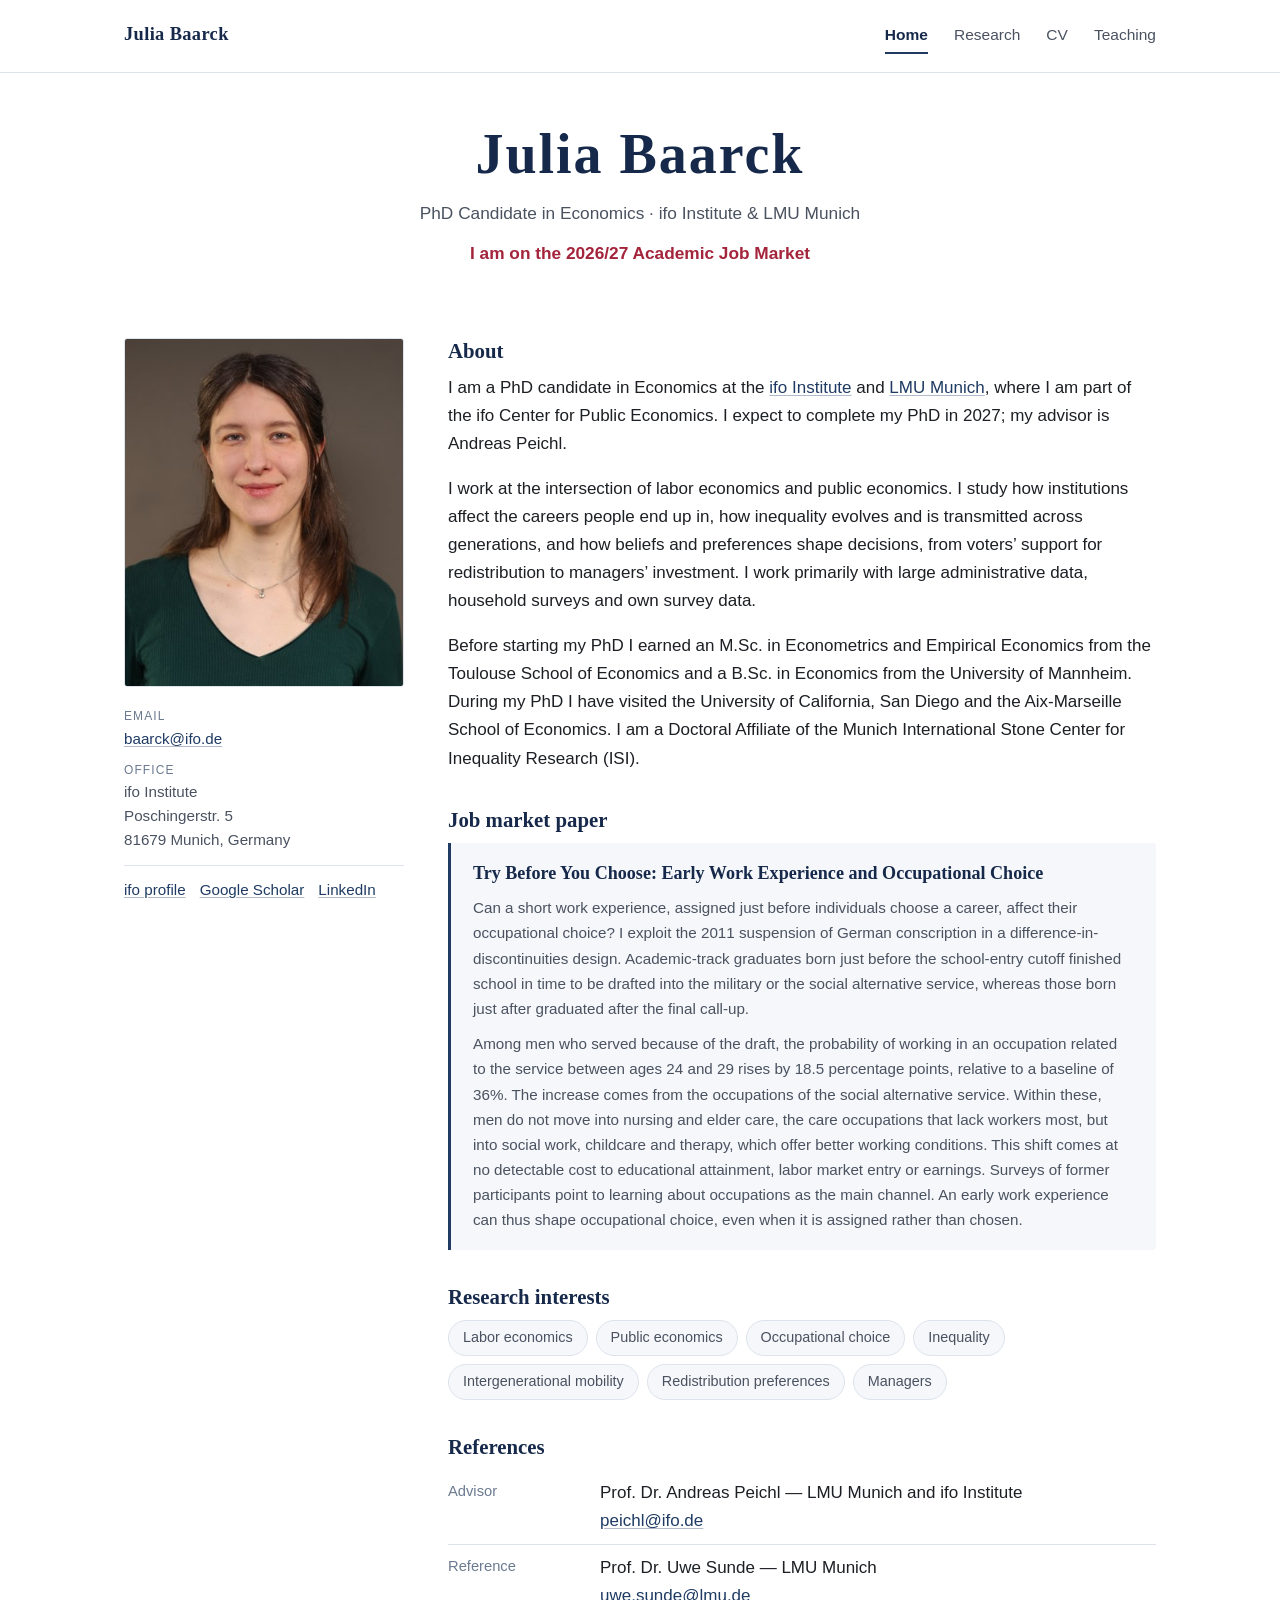
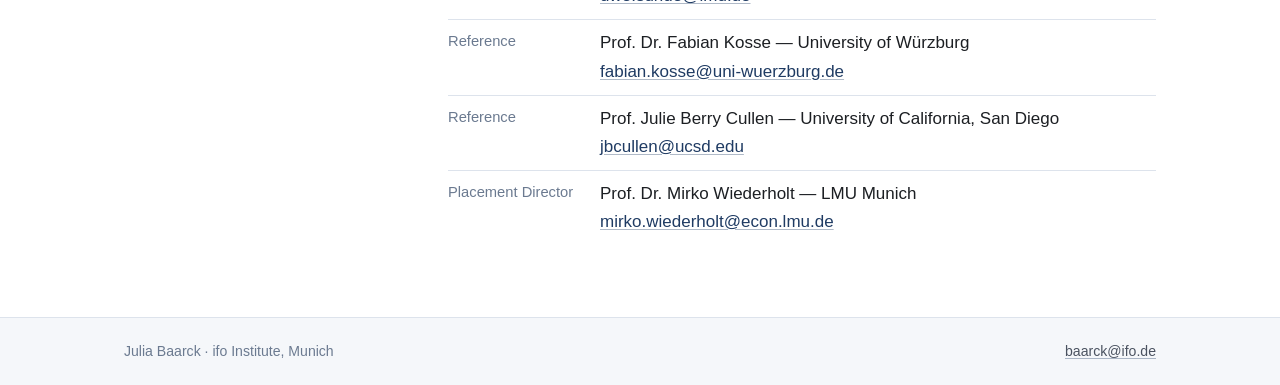
<file: index.html>
﻿<!DOCTYPE html>
<html lang="en">
<head>
<meta charset="utf-8">
<meta name="viewport" content="width=device-width, initial-scale=1">
<meta name="google-site-verification" content="G9lPtcSkA3HFC1b81AgLhTa5K02w3eay-UPARLHapBk">
<title>Julia Baarck | PhD Candidate in Economics, ifo Institute &amp; LMU Munich</title>
<meta name="description" content="Julia Baarck is a PhD candidate in economics at the ifo Institute and LMU Munich, working on public economics, labor economics, inequality and intergenerational mobility.">
<link rel="canonical" href="https://juliabaarck.github.io/">
<meta property="og:type" content="website">
<meta property="og:title" content="Julia Baarck | PhD Candidate in Economics">
<meta property="og:description" content="PhD candidate at the ifo Institute and LMU Munich. Public economics, labor economics, inequality and intergenerational mobility.">
<meta property="og:url" content="https://juliabaarck.github.io/">
<meta property="og:image" content="https://juliabaarck.github.io/assets/img/julia-baarck.jpg">
<meta name="twitter:card" content="summary">
<link rel="stylesheet" href="assets/css/style.css">
</head>
<body>

<a class="skip-link" href="#main">Skip to content</a>

<header class="site-header">
  <div class="wrap">
    <a class="site-title" href="index.html">Julia Baarck</a>
    <nav class="site-nav" aria-label="Main">
      <a href="index.html" aria-current="page">Home</a>
      <a href="research.html">Research</a>
      <a href="cv.html">CV</a>
      <a href="teaching.html">Teaching</a>
    </nav>
  </div>
</header>

<div class="wrap">
  <div class="masthead">
    <h1>Julia Baarck</h1>
    <p class="role">PhD Candidate in Economics &middot; ifo Institute &amp; LMU Munich</p>
    <p class="job-market">I am on the 2026/27 Academic Job Market</p>
  </div>
</div>

<main id="main">
<div class="wrap">

  <div class="intro">

    <!-- Left column: photo, contact details, profile links. -->
    <aside class="intro-aside">
      <img class="portrait" src="assets/img/julia-baarck.jpg" width="380" height="475"
           alt="Portrait of Julia Baarck">

      <div class="contact">
        <p>
          <span class="label">Email</span>
          <a href="mailto:baarck@ifo.de">baarck@ifo.de</a>
        </p>
        <p>
          <span class="label">Office</span>
          ifo Institute<br>
          Poschingerstr. 5<br>
          81679 Munich, Germany
        </p>
        <p class="profile-links">
          <a href="https://www.ifo.de/baarck-j" target="_blank" rel="noopener">ifo profile</a>
          <a href="https://scholar.google.com/citations?user=0QjPz9YAAAAJ&amp;hl=en" target="_blank" rel="noopener">Google Scholar</a>
          <a href="https://www.linkedin.com/in/julia-baarck/?locale=en" target="_blank" rel="noopener">LinkedIn</a>
        </p>
      </div>
    </aside>

    <!-- Right column: bio and headline information. -->
    <div class="intro-body">

      <h2>About</h2>
      <p>
        I am a PhD candidate in Economics at the
        <a href="https://www.ifo.de/en" target="_blank" rel="noopener">ifo Institute</a> and
        <a href="https://www.en.econ.lmu.de/" target="_blank" rel="noopener">LMU Munich</a>, where I am part of the ifo Center
        for Public Economics. I expect to complete my PhD in 2027; my advisor is Andreas Peichl.
      </p>
      <p>
        I work at the intersection of labor economics and public economics. I study how institutions affect the careers people end up in,
        how inequality evolves and is transmitted across generations, and how beliefs and preferences shape decisions, from voters&rsquo;
        support for redistribution to managers&rsquo; investment. I work primarily with large administrative data, household surveys
        and own survey data.
      </p>
      <p>
        Before starting my PhD I earned an M.Sc. in Econometrics and Empirical Economics from
        the Toulouse School of Economics and a B.Sc. in Economics from the University of
        Mannheim. During my PhD I have visited the University of California, San Diego and the Aix-Marseille
        School of Economics. I am a Doctoral Affiliate of the Munich International Stone Center for
        Inequality Research (ISI).
      </p>

      <h2>Job market paper</h2>
      <div class="jmp-card">
        <a class="title" href="research.html#jmp">Try Before You Choose: Early Work Experience and Occupational Choice</a>
        <p>
          Can a short work experience, assigned just before individuals choose a career, affect
          their occupational choice? I exploit the 2011 suspension of German conscription in a
          difference-in-discontinuities design. Academic-track graduates born just before the
          school-entry cutoff finished school in time to be drafted into the military or the
          social alternative service, whereas those born just after graduated after the final
          call-up.
        </p>
        <p>
          Among men who served because of the draft, the probability of working in an occupation
          related to the service between ages 24 and 29 rises by 18.5 percentage points,
          relative to a baseline of 36%. The increase comes from the occupations of the social
          alternative service. Within these, men do not move into nursing and elder care, the
          care occupations that lack workers most, but into social work, childcare and therapy,
          which offer better working conditions. This shift comes at no detectable cost to
          educational attainment, labor market entry or earnings. Surveys of former participants
          point to learning about occupations as the main channel. An early work experience can
          thus shape occupational choice, even when it is assigned rather than chosen.
        </p>
      </div>

      <h2>Research interests</h2>
      <ul class="interests">
        <li>Labor economics</li>
        <li>Public economics</li>
        <li>Occupational choice</li>
        <li>Inequality</li>
        <li>Intergenerational mobility</li>
        <li>Redistribution preferences</li>
        <li>Managers</li>
      </ul>

      <h2>References</h2>
      <ul class="fact-list">
        <li>
          <span class="when">Advisor</span>
          <span class="what">
            Prof. Dr. Andreas Peichl &mdash; LMU Munich and ifo Institute<br>
            <a href="mailto:peichl@ifo.de">peichl@ifo.de</a>
          </span>
        </li>
        <li>
          <span class="when">Reference</span>
          <span class="what">
            Prof. Dr. Uwe Sunde &mdash; LMU Munich<br>
            <a href="mailto:uwe.sunde@lmu.de">uwe.sunde@lmu.de</a>
          </span>
        </li>
        <li>
          <span class="when">Reference</span>
          <span class="what">
            Prof. Dr. Fabian Kosse &mdash; University of W&uuml;rzburg<br>
            <a href="mailto:fabian.kosse@uni-wuerzburg.de">fabian.kosse@uni-wuerzburg.de</a>
          </span>
        </li>
        <li>
          <span class="when">Reference</span>
          <span class="what">
            Prof. Julie Berry Cullen &mdash; University of California, San Diego<br>
            <a href="mailto:jbcullen@ucsd.edu">jbcullen@ucsd.edu</a>
          </span>
        </li>
        <li>
          <span class="when">Placement Director</span>
          <span class="what">
            Prof. Dr. Mirko Wiederholt &mdash; LMU Munich<br>
            <a href="mailto:mirko.wiederholt@econ.lmu.de">mirko.wiederholt@econ.lmu.de</a>
          </span>
        </li>
      </ul>

    </div>
  </div>

</div>
</main>

<footer class="site-footer">
  <div class="wrap">
    <span>Julia Baarck &middot; ifo Institute, Munich</span>
    <span><a href="mailto:baarck@ifo.de">baarck@ifo.de</a></span>
  </div>
</footer>

</body>
</html>
</file>
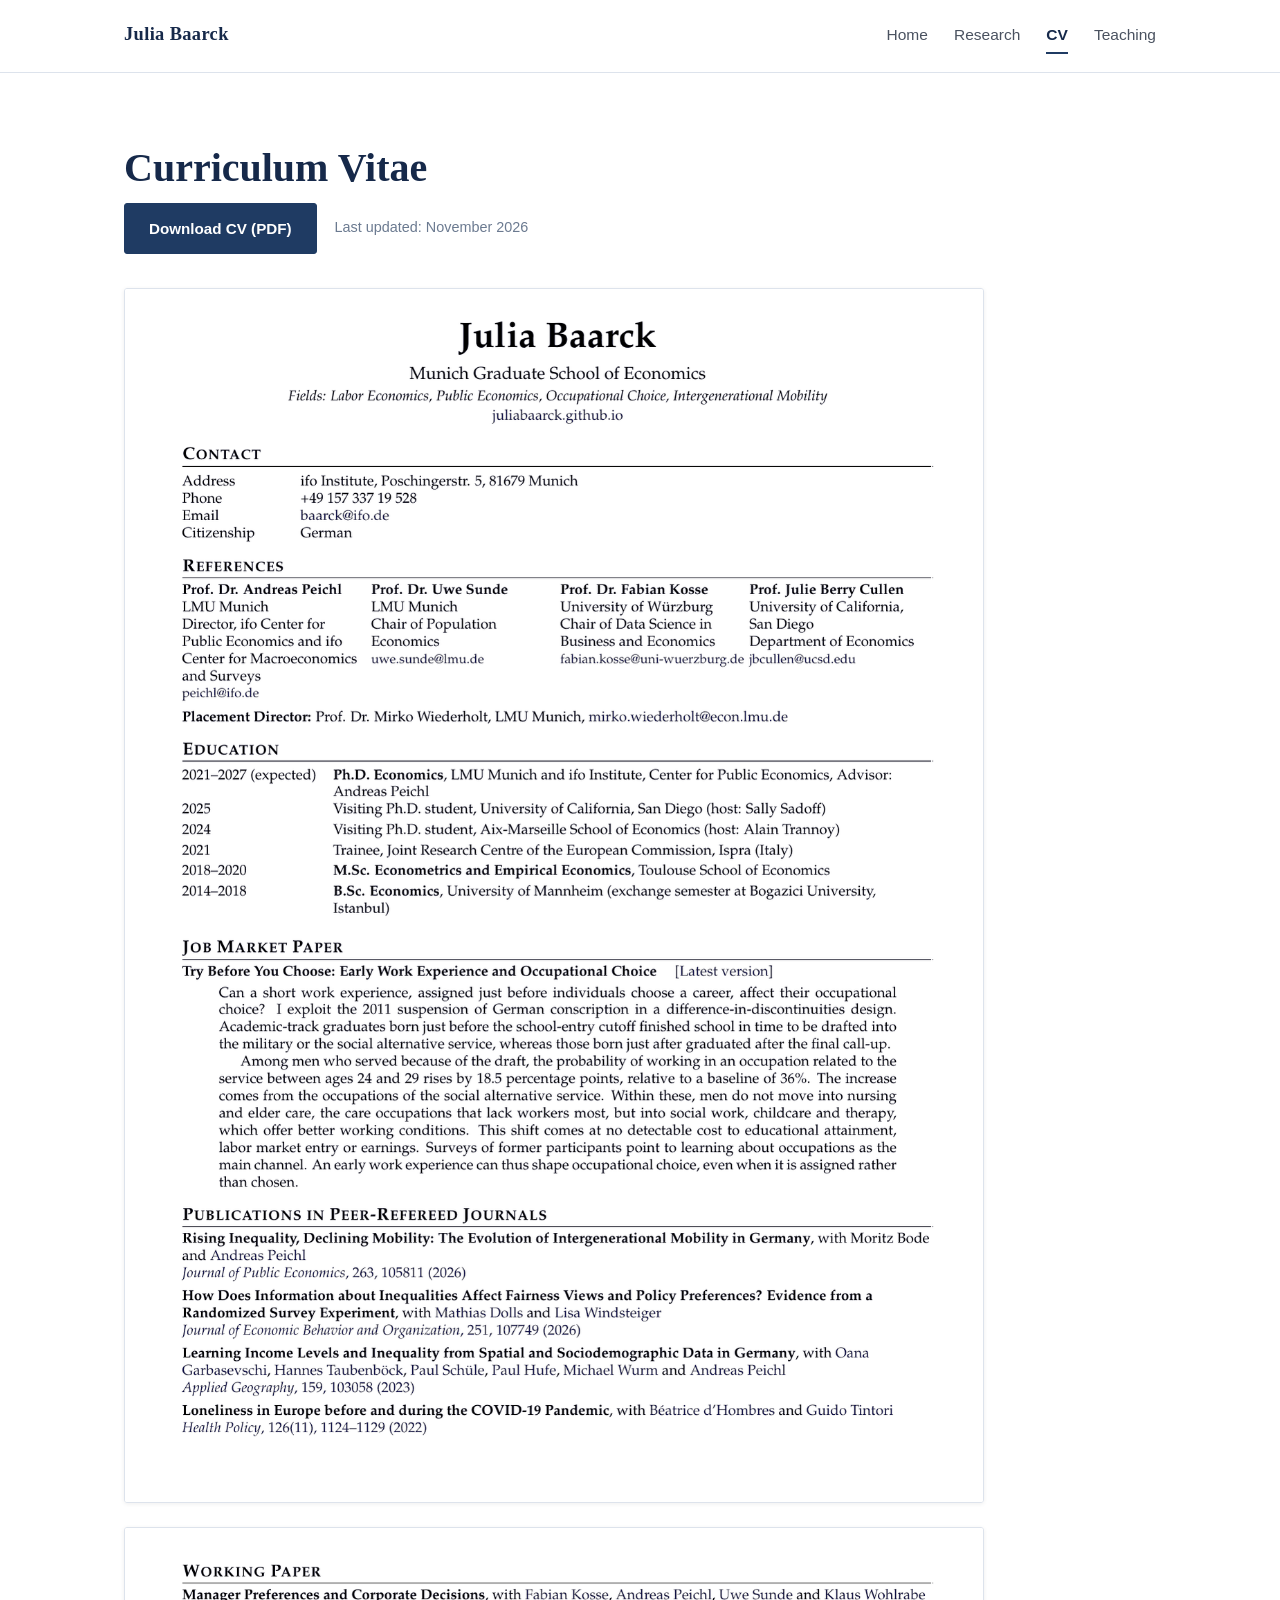
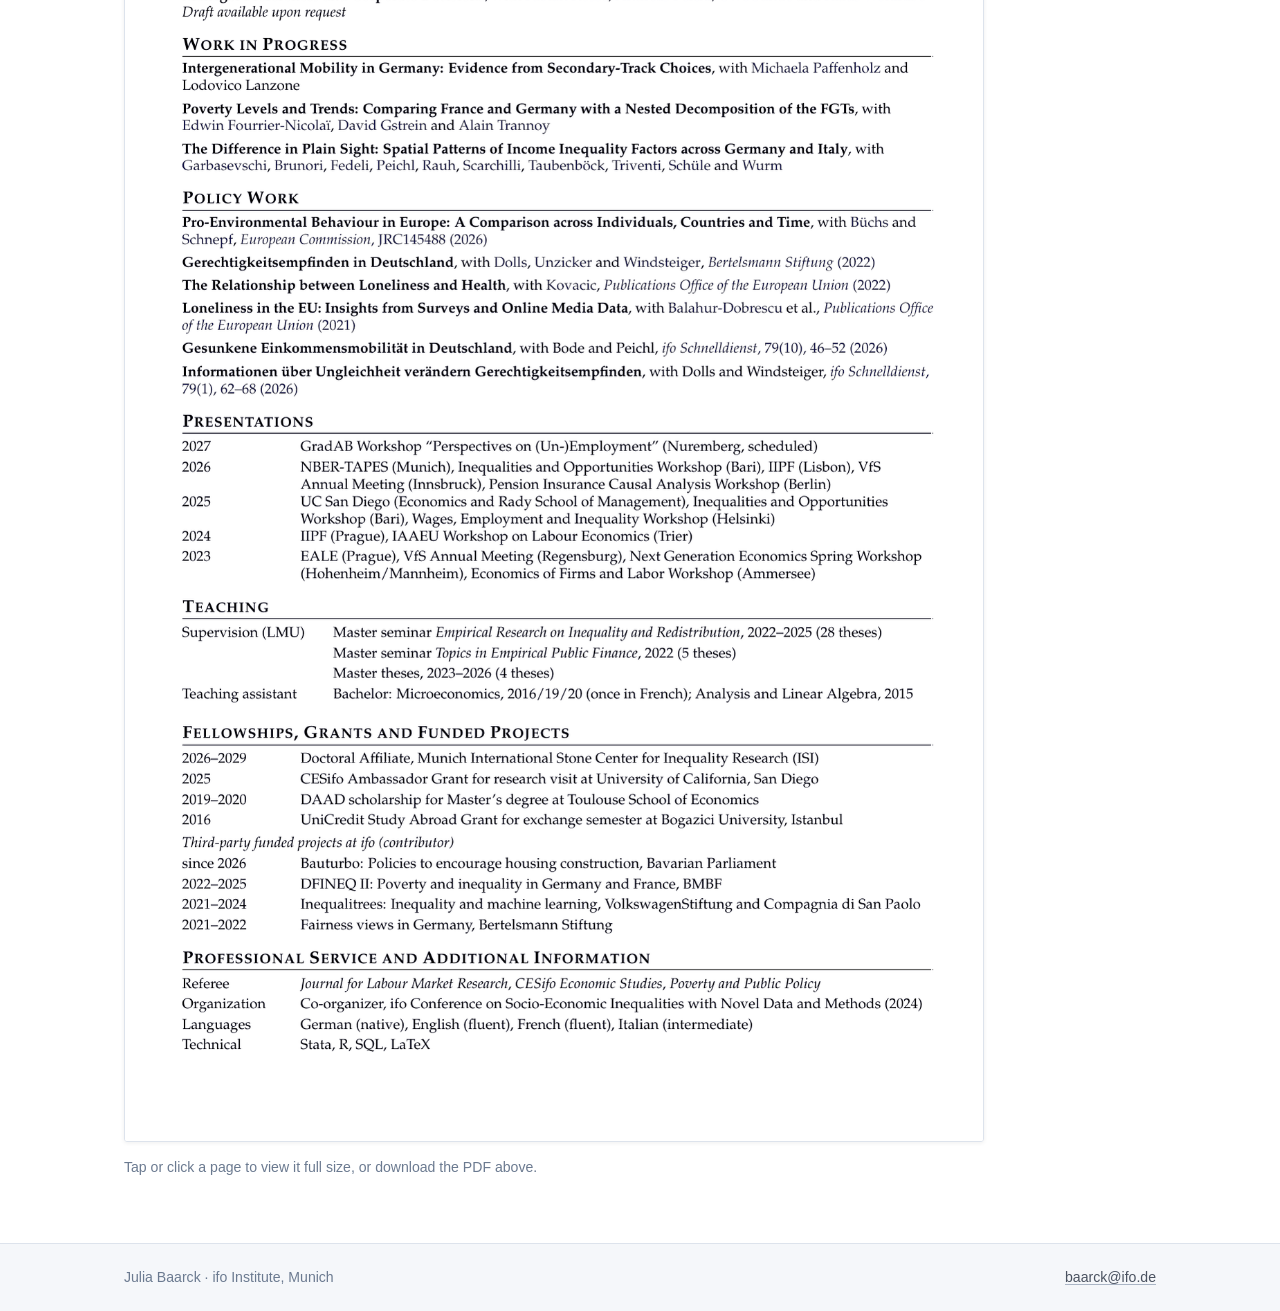
<file: cv.html>
﻿<!DOCTYPE html>
<html lang="en">
<head>
<meta charset="utf-8">
<meta name="viewport" content="width=device-width, initial-scale=1">
<title>CV | Julia Baarck</title>
<meta name="description" content="Curriculum vitae of Julia Baarck, PhD candidate in economics at the ifo Institute and LMU Munich.">
<link rel="canonical" href="https://juliabaarck.github.io/cv.html">
<meta property="og:type" content="website">
<meta property="og:title" content="CV | Julia Baarck">
<meta property="og:description" content="Curriculum vitae of Julia Baarck, PhD candidate in economics at the ifo Institute and LMU Munich.">
<meta property="og:url" content="https://juliabaarck.github.io/cv.html">
<meta property="og:image" content="https://juliabaarck.github.io/assets/img/julia-baarck.jpg">
<meta name="twitter:card" content="summary">
<link rel="stylesheet" href="assets/css/style.css">
</head>
<body>

<a class="skip-link" href="#main">Skip to content</a>

<header class="site-header">
  <div class="wrap">
    <a class="site-title" href="index.html">Julia Baarck</a>
    <nav class="site-nav" aria-label="Main">
      <a href="index.html">Home</a>
      <a href="research.html">Research</a>
      <a href="cv.html" aria-current="page">CV</a>
      <a href="teaching.html">Teaching</a>
    </nav>
  </div>
</header>

<main id="main">
<div class="wrap">

  <h1 class="page-title">Curriculum Vitae</h1>

  <div class="cv-actions">
    <!-- No `download` attribute: that would force a save to disk, and nothing
         would open. Without it the browser shows the PDF in the new tab, where
         the reader can save it themselves, and this site stays open behind. -->
    <a class="button button--solid" href="files/Baarck_CV.pdf"
       target="_blank" rel="noopener">Download CV (PDF)</a>
    <span class="updated">Last updated: November 2026</span>
  </div>

  <!-- The CV is shown as page images rather than an embedded PDF viewer: these
       paint immediately and render identically in every browser. Regenerate
       them with `python tools/build_assets.py` after replacing the PDF. -->
  <div class="cv-pages">
    <!-- Each page links to the full-size image so it can be opened and zoomed
         on a phone, where the inline rendering is necessarily small. -->
    <a href="assets/cv/cv-page-1.png" target="_blank" rel="noopener">
      <img src="assets/cv/cv-page-1.png" width="1240" height="1753"
           alt="Curriculum vitae of Julia Baarck, page 1: contact, references, education, job market paper and publications">
    </a>
    <a href="assets/cv/cv-page-2.png" target="_blank" rel="noopener">
      <img src="assets/cv/cv-page-2.png" width="1240" height="1753" loading="lazy"
           alt="Curriculum vitae of Julia Baarck, page 2: working paper, work in progress, policy work, presentations, teaching, grants, service and additional information">
    </a>
  </div>
  <p class="cv-hint">Tap or click a page to view it full size, or download the PDF above.</p>

</div>
</main>

<footer class="site-footer">
  <div class="wrap">
    <span>Julia Baarck &middot; ifo Institute, Munich</span>
    <span><a href="mailto:baarck@ifo.de">baarck@ifo.de</a></span>
  </div>
</footer>

</body>
</html>
</file>
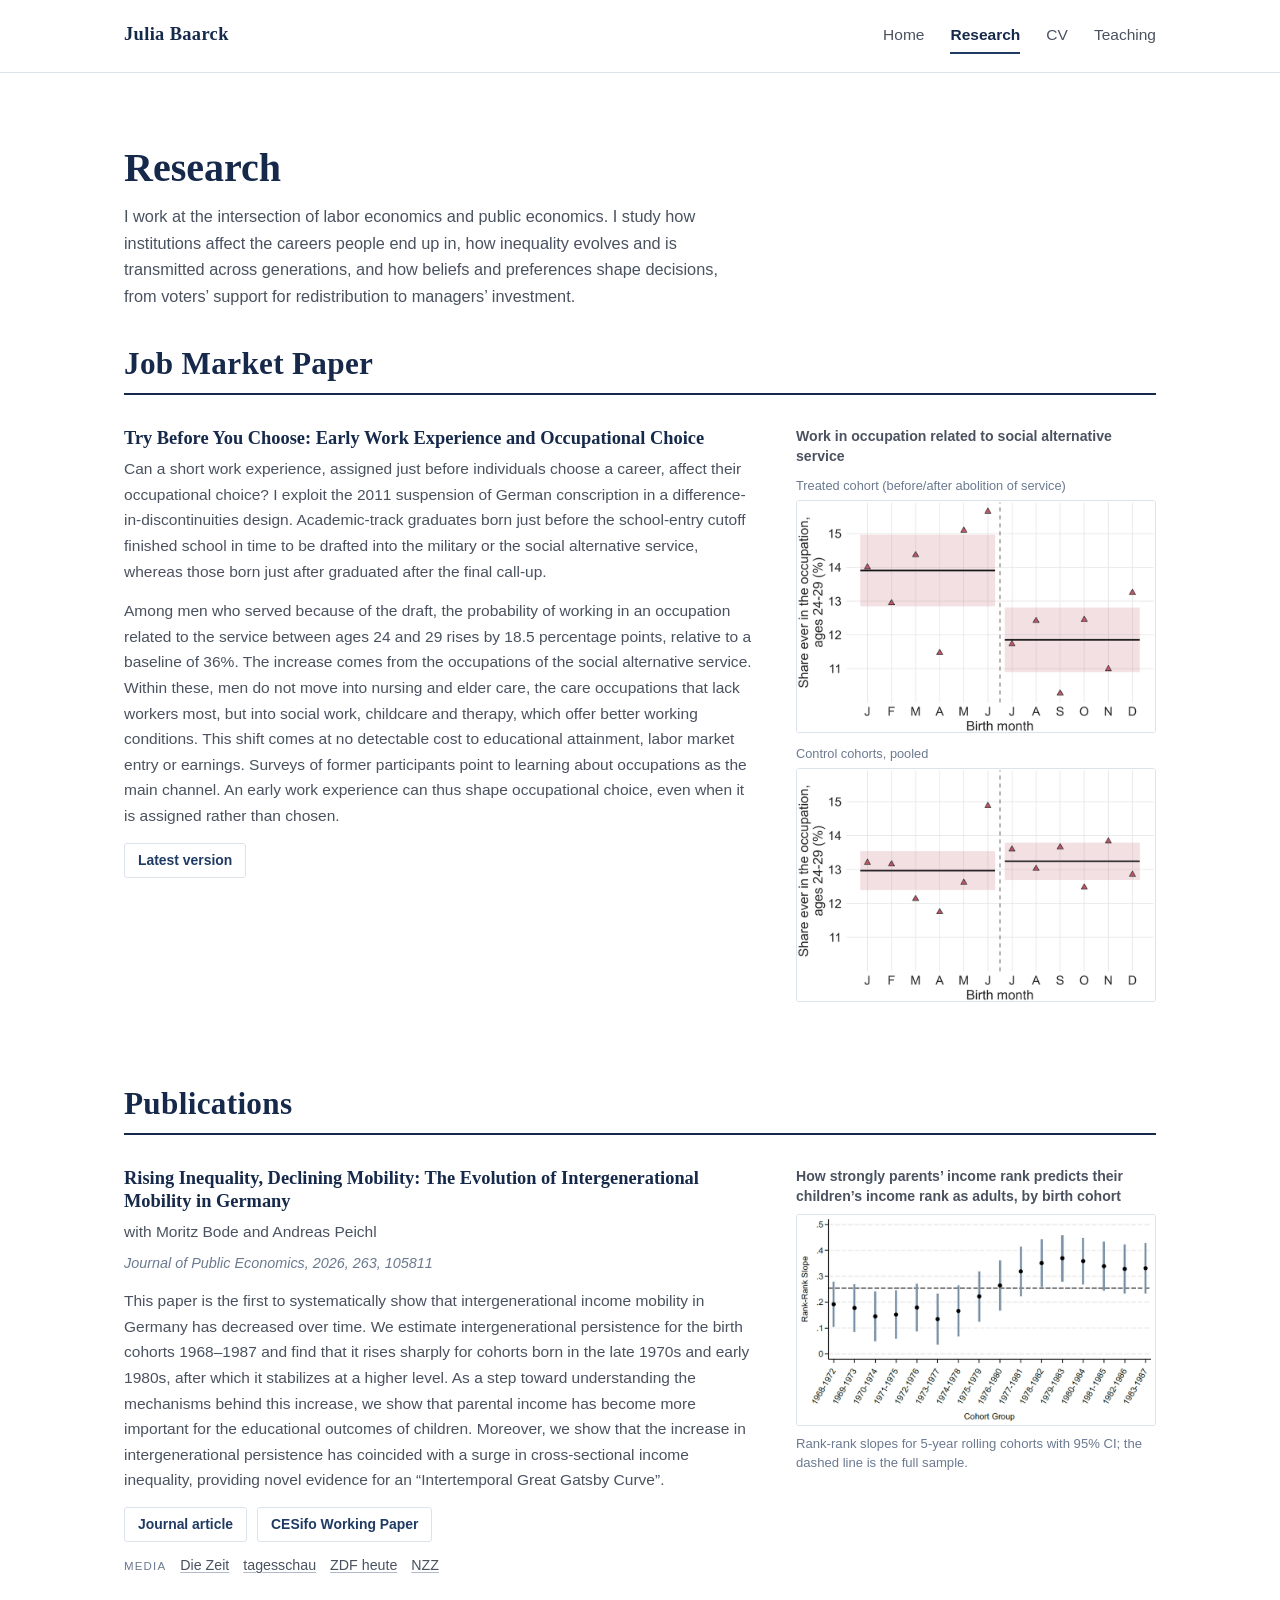
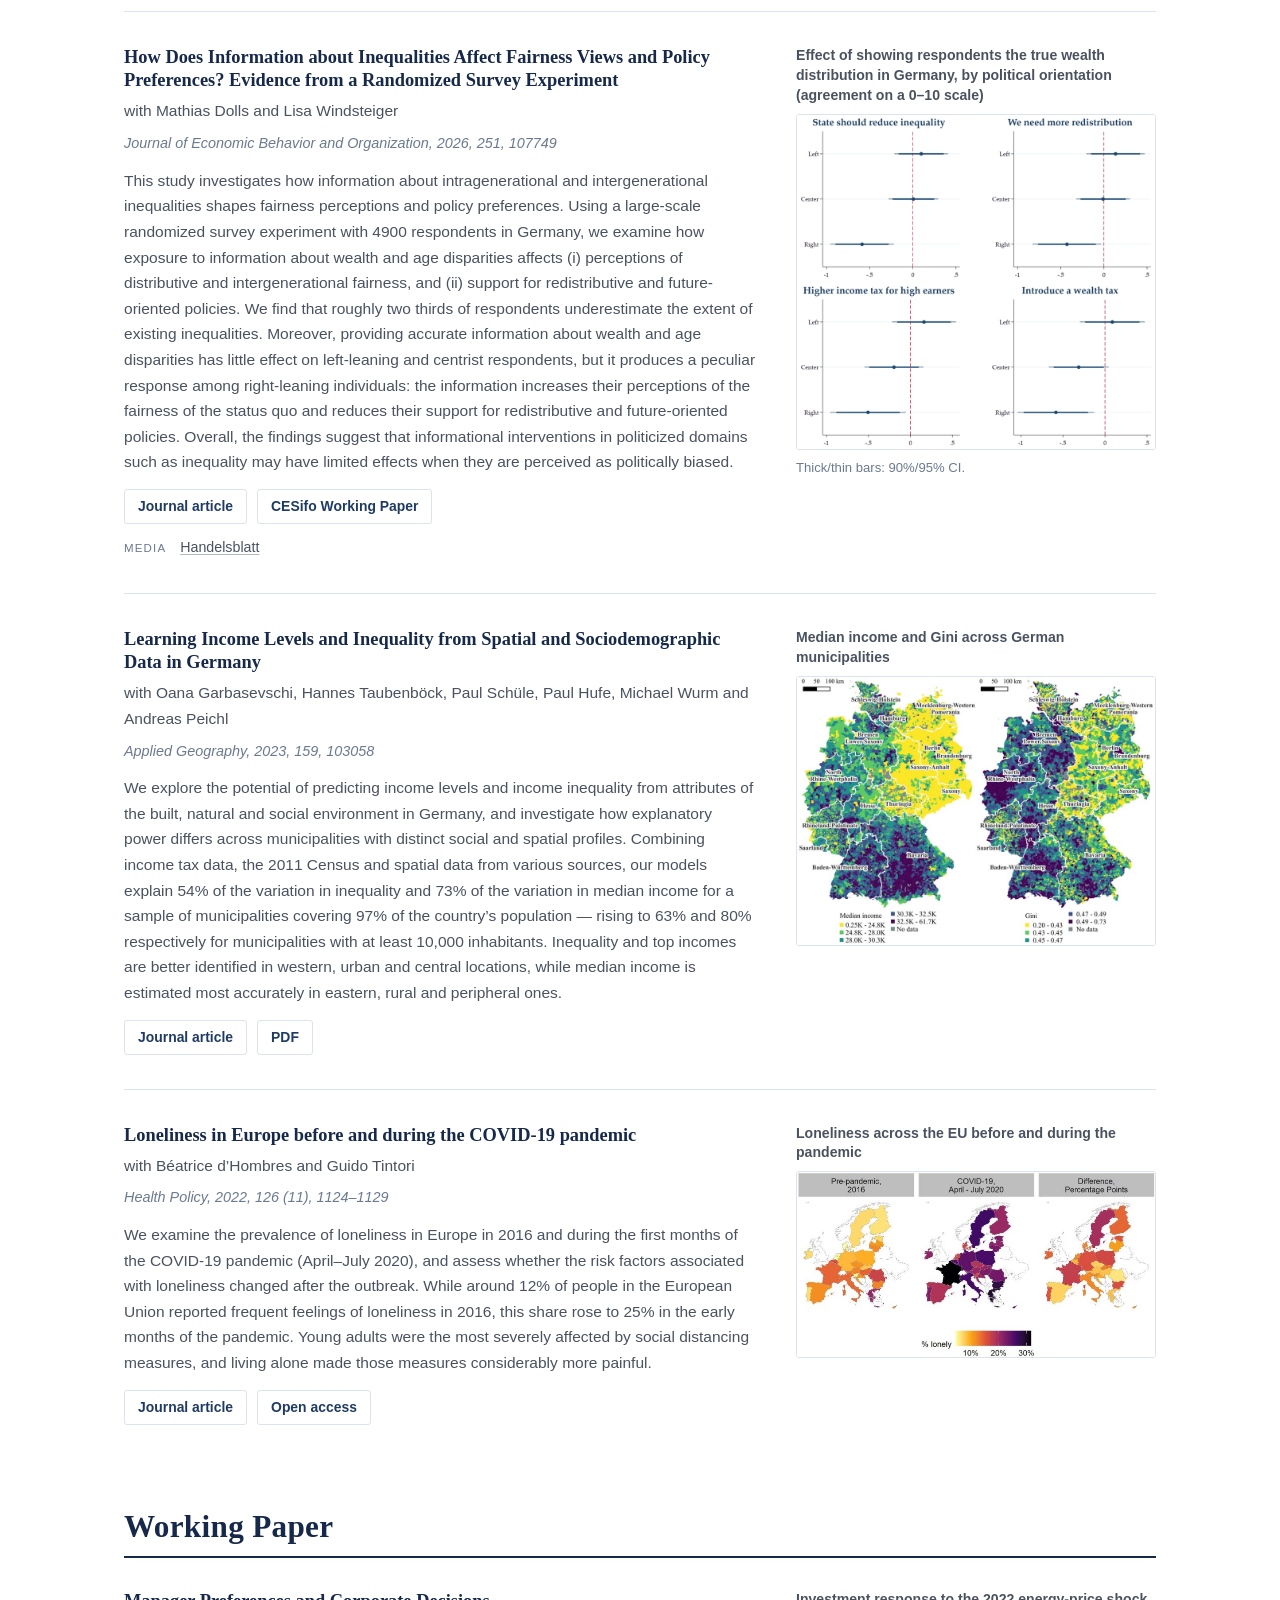
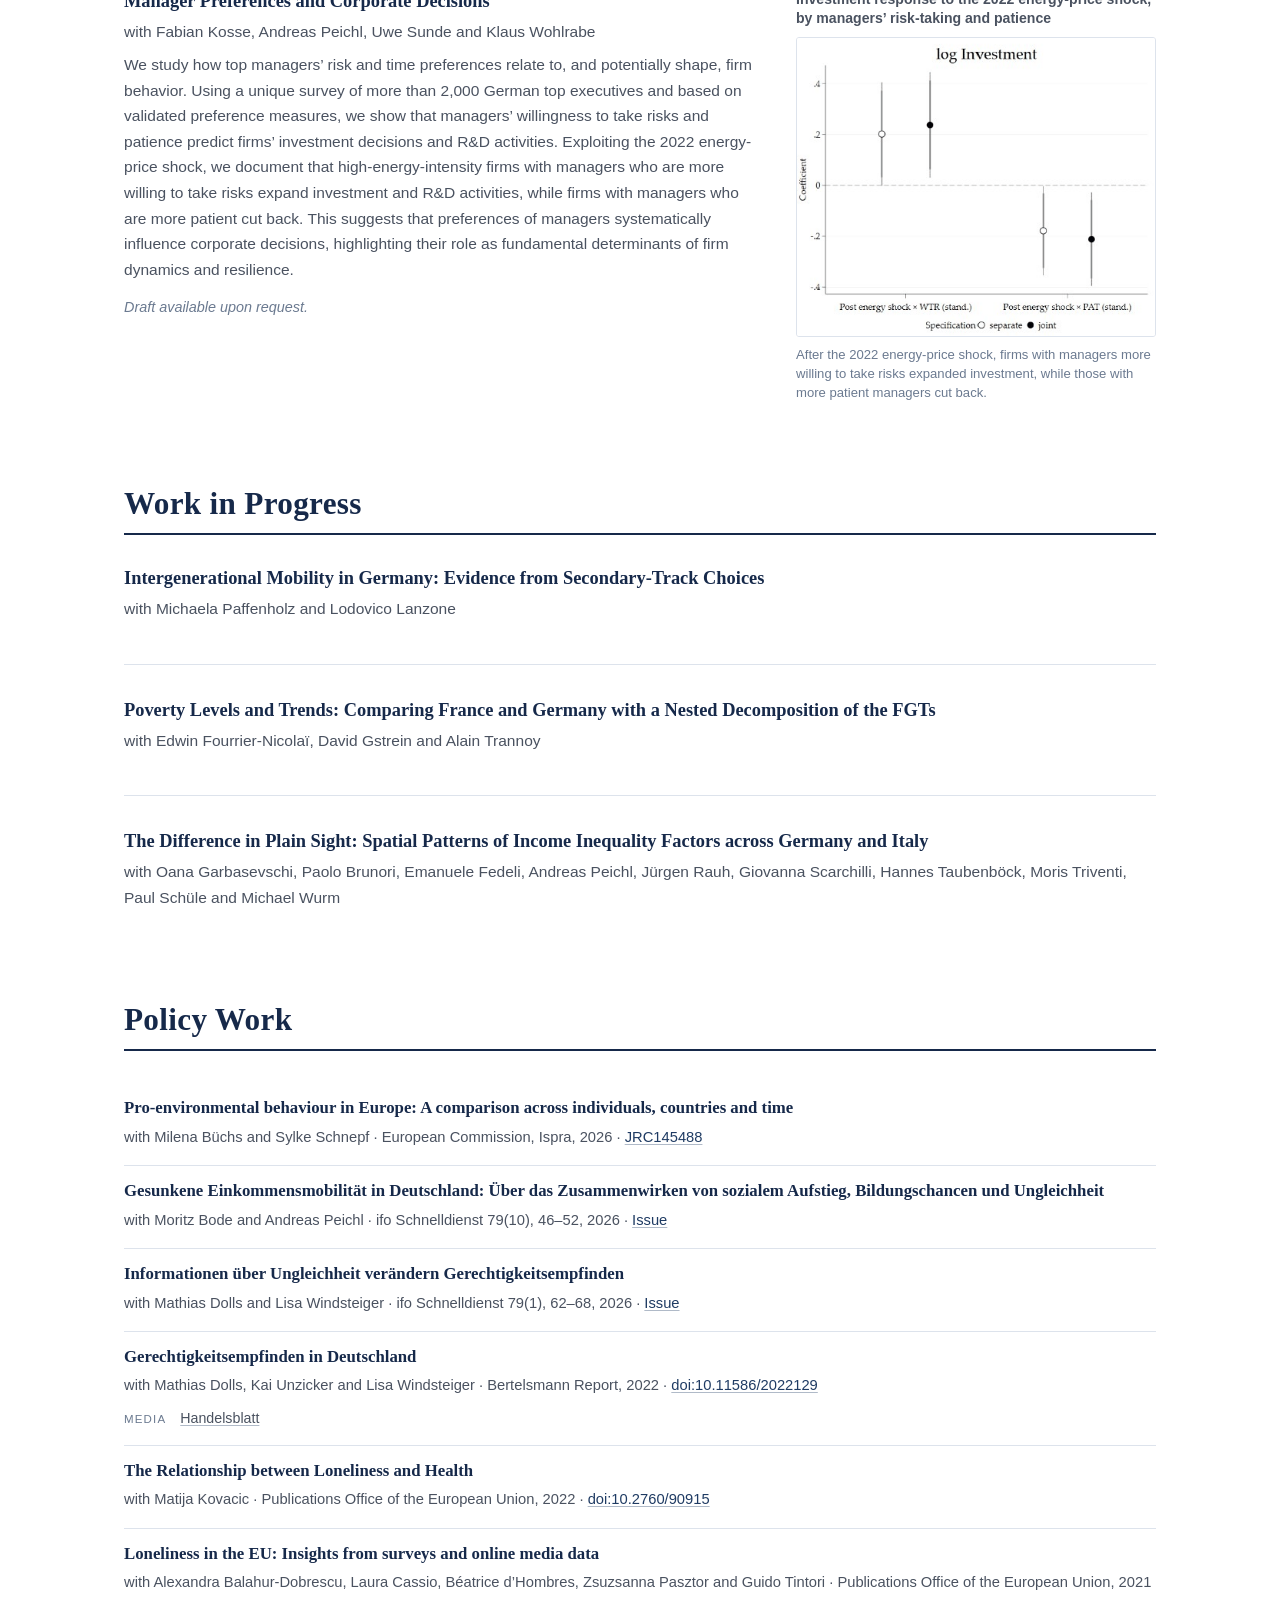
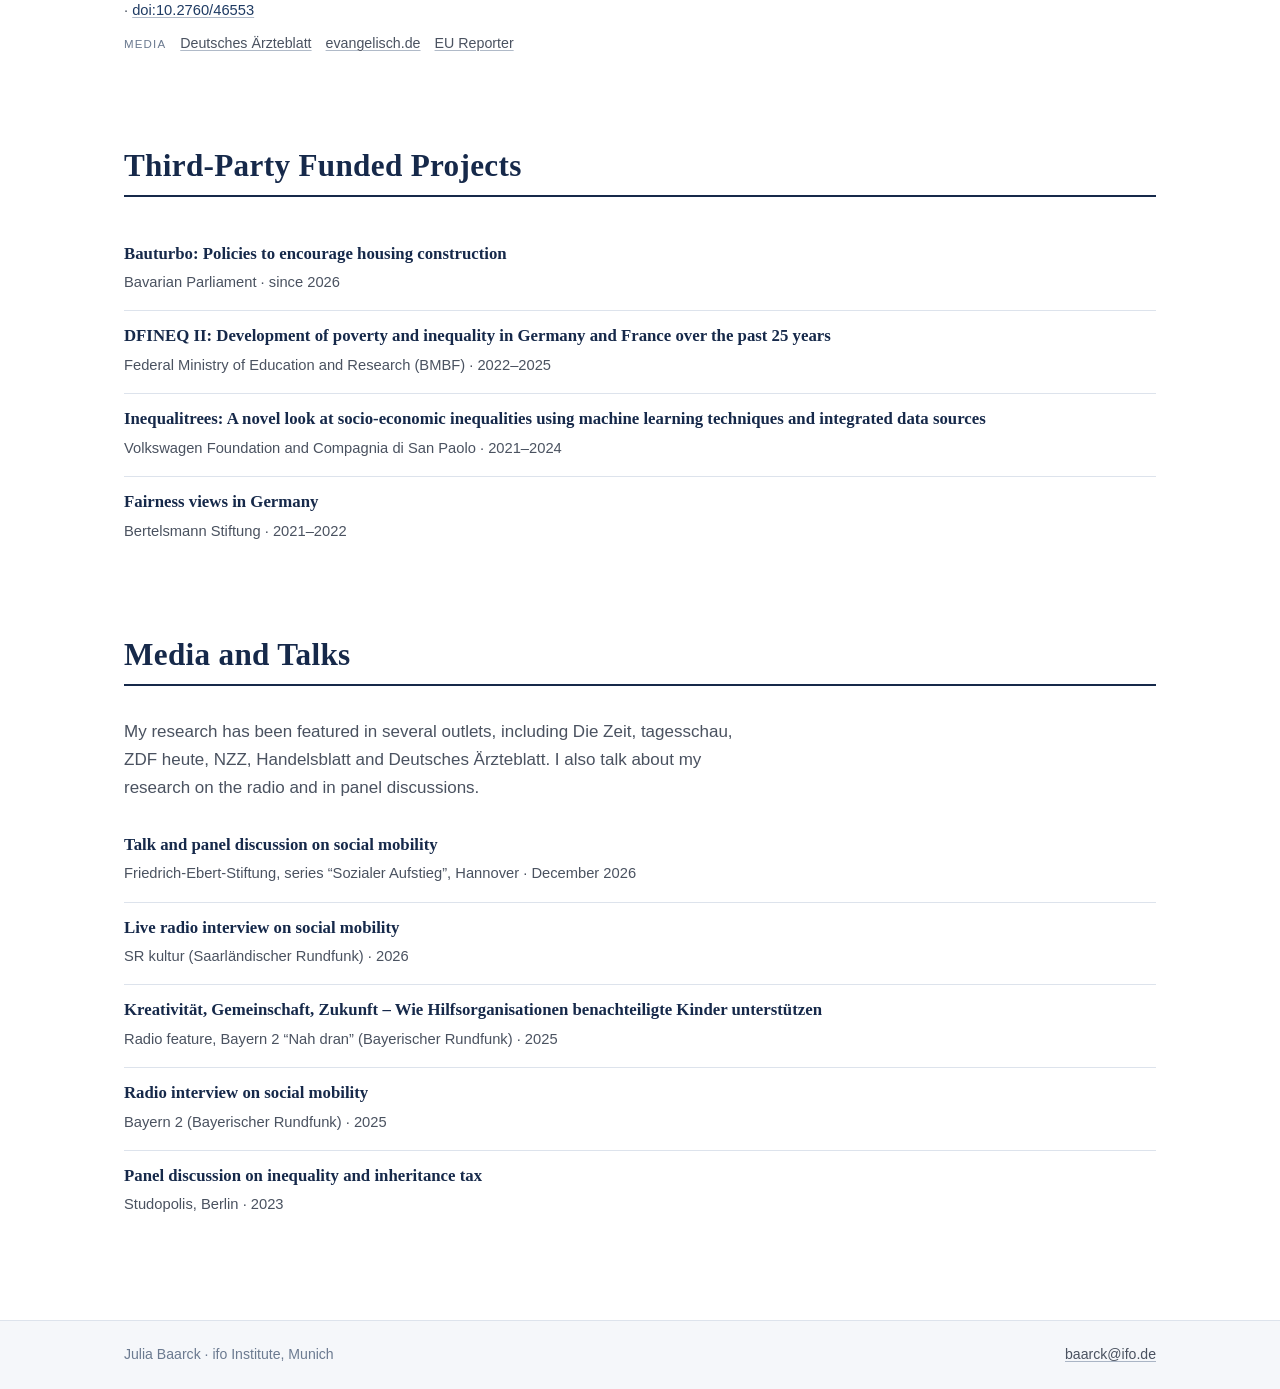
<file: research.html>
﻿<!DOCTYPE html>
<html lang="en">
<head>
<meta charset="utf-8">
<meta name="viewport" content="width=device-width, initial-scale=1">
<title>Research | Julia Baarck</title>
<meta name="description" content="Research by Julia Baarck on intergenerational mobility, inequality, fairness views and redistribution preferences, including her job market paper on conscription and occupational choice.">
<link rel="canonical" href="https://juliabaarck.github.io/research.html">
<meta property="og:type" content="website">
<meta property="og:title" content="Research | Julia Baarck">
<meta property="og:description" content="Publications, working papers and work in progress on inequality, intergenerational mobility and redistribution preferences.">
<meta property="og:url" content="https://juliabaarck.github.io/research.html">
<meta property="og:image" content="https://juliabaarck.github.io/assets/img/julia-baarck.jpg">
<meta name="twitter:card" content="summary">
<link rel="stylesheet" href="assets/css/style.css">
</head>
<body>

<a class="skip-link" href="#main">Skip to content</a>

<header class="site-header">
  <div class="wrap">
    <a class="site-title" href="index.html">Julia Baarck</a>
    <nav class="site-nav" aria-label="Main">
      <a href="index.html">Home</a>
      <a href="research.html" aria-current="page">Research</a>
      <a href="cv.html">CV</a>
      <a href="teaching.html">Teaching</a>
    </nav>
  </div>
</header>

<main id="main">
<div class="wrap">

  <h1 class="page-title">Research</h1>
  <p class="lede">
    I work at the intersection of labor economics and public economics. I study how
    institutions affect the careers people end up in, how inequality evolves and is transmitted
    across generations, and how beliefs and preferences shape decisions, from voters&rsquo;
    support for redistribution to managers&rsquo; investment.
  </p>

  <!-- ====================================================================
       JOB MARKET PAPER
       ==================================================================== -->
  <section class="section" aria-labelledby="jmp">
    <h2 id="jmp">Job Market Paper</h2>

    <article class="paper">
      <div class="paper-body">
        <h3>Try Before You Choose: Early Work Experience and Occupational Choice</h3>
        <p class="abstract">
          Can a short work experience, assigned just before individuals choose a career, affect
          their occupational choice? I exploit the 2011 suspension of German conscription in a
          difference-in-discontinuities design. Academic-track graduates born just before the
          school-entry cutoff finished school in time to be drafted into the military or the
          social alternative service, whereas those born just after graduated after the final
          call-up.
        </p>
        <p class="abstract">
          Among men who served because of the draft, the probability of working in an occupation
          related to the service between ages 24 and 29 rises by 18.5 percentage points,
          relative to a baseline of 36%. The increase comes from the occupations of the social
          alternative service. Within these, men do not move into nursing and elder care, the
          care occupations that lack workers most, but into social work, childcare and therapy,
          which offer better working conditions. This shift comes at no detectable cost to
          educational attainment, labor market entry or earnings. Surveys of former participants
          point to learning about occupations as the main channel. An early work experience can
          thus shape occupational choice, even when it is assigned rather than chosen.
        </p>
        <ul class="paper-links">
          <li><a href="https://www.dropbox.com/scl/fo/uiow8vsqfclex3vbsispj/AAdQL_7jk4XkJHnIXQfKTOo?rlkey=4igogd1g7pt76ptvw7uxcuyap&amp;dl=0" target="_blank" rel="noopener">Latest version</a></li>
        </ul>
      </div>
      <figure class="paper-figure">
        <p class="figure-title">Work in occupation related to social alternative service</p>
        <p class="panel-label">Treated cohort (before/after abolition of service)</p>
        <img src="assets/research/jmp-treated-cohort.png" width="900" height="582"
             alt="Share of men ever working in an occupation related to the social alternative service at ages 24 to 29, by birth month, for the treated cohort: higher for men born January to June than for men born July to December">
        <p class="panel-label">Control cohorts, pooled</p>
        <img src="assets/research/jmp-control-cohorts.png" width="900" height="582"
             loading="lazy"
             alt="The same share by birth month for the pooled control cohorts: no jump between June and July">
      </figure>
    </article>
  </section>

  <!-- ====================================================================
       PUBLICATIONS
       ==================================================================== -->
  <section class="section" aria-labelledby="publications">
    <h2 id="publications">Publications</h2>

    <article class="paper">
      <div class="paper-body">
        <h3>Rising Inequality, Declining Mobility: The Evolution of Intergenerational Mobility in Germany</h3>
        <p class="authors">with Moritz Bode and Andreas Peichl</p>
        <p class="status"><em>Journal of Public Economics</em>, 2026, 263, 105811</p>
        <p class="abstract">
          This paper is the first to systematically show that intergenerational income mobility in
          Germany has decreased over time. We estimate intergenerational persistence for the birth
          cohorts 1968&ndash;1987 and find that it rises sharply for cohorts born in the late 1970s
          and early 1980s, after which it stabilizes at a higher level. As a step toward
          understanding the mechanisms behind this increase, we show that parental income has
          become more important for the educational outcomes of children. Moreover, we show that
          the increase in intergenerational persistence has coincided with a surge in
          cross-sectional income inequality, providing novel evidence for an &ldquo;Intertemporal
          Great Gatsby Curve&rdquo;.
        </p>
        <ul class="paper-links">
          <li><a href="https://doi.org/10.1016/j.jpubeco.2026.105811" target="_blank" rel="noopener">Journal article</a></li>
          <li><a href="https://www.ifo.de/en/cesifo/publications/2025/working-paper/rising-inequality-declining-mobility-evolution-intergenerational" target="_blank" rel="noopener">CESifo Working Paper</a></li>
        </ul>
        <p class="media">
          <span class="media-label">Media</span>
          <a href="https://www.zeit.de/wirtschaft/2025-09/aufstiegschancen-deutschland-studie" target="_blank" rel="noopener">Die Zeit</a>
          <a href="https://www.tagesschau.de/wirtschaft/verbraucher/soziale-mobilitaet-studie-100.html" target="_blank" rel="noopener">tagesschau</a>
          <a href="https://www.zdfheute.de/wirtschaft/aufstieg-chancen-deutschland-kinder-einkommen-100.html" target="_blank" rel="noopener">ZDF heute</a>
          <a href="https://www.nzz.ch/international/deutschlands-sozialer-lift-ist-kaputt-aufstiegschancen-haben-in-kurzer-zeit-rapide-abgenommen-ld.1911568" target="_blank" rel="noopener">NZZ</a>
        </p>
      </div>
      <figure class="paper-figure">
        <p class="figure-title">How strongly parents&rsquo; income rank predicts their children&rsquo;s income rank as adults, by birth cohort</p>
        <img src="assets/research/rising-inequality-mobility.png" width="900" height="528"
             loading="lazy"
             alt="Rank-rank slope estimates rising across birth cohort groups from 1968 to 1987">
        <figcaption>
          Rank-rank slopes for 5-year rolling cohorts with 95% CI; the dashed line is the full sample.
        </figcaption>
      </figure>
    </article>

    <article class="paper">
      <div class="paper-body">
        <h3>How Does Information about Inequalities Affect Fairness Views and Policy Preferences? Evidence from a Randomized Survey Experiment</h3>
        <p class="authors">with Mathias Dolls and Lisa Windsteiger</p>
        <p class="status"><em>Journal of Economic Behavior and Organization</em>, 2026, 251, 107749</p>
        <p class="abstract">
          This study investigates how information about intragenerational and intergenerational
          inequalities shapes fairness perceptions and policy preferences. Using a large-scale
          randomized survey experiment with 4900 respondents in Germany, we examine how exposure
          to information about wealth and age disparities affects (i) perceptions of distributive
          and intergenerational fairness, and (ii) support for redistributive and future-oriented
          policies. We find that roughly two thirds of respondents underestimate the extent of
          existing inequalities. Moreover, providing accurate information about wealth and age
          disparities has little effect on left-leaning and centrist respondents, but it produces
          a peculiar response among right-leaning individuals: the information increases their
          perceptions of the fairness of the status quo and reduces their support for
          redistributive and future-oriented policies. Overall, the findings suggest that
          informational interventions in politicized domains such as inequality may have limited
          effects when they are perceived as politically biased.
        </p>
        <ul class="paper-links">
          <li><a href="https://doi.org/10.1016/j.jebo.2026.107749" target="_blank" rel="noopener">Journal article</a></li>
          <li><a href="https://www.ifo.de/en/cesifo/publications/2025/working-paper/how-does-information-about-inequalities-affect-fairness-views-and" target="_blank" rel="noopener">CESifo Working Paper</a></li>
        </ul>
        <p class="media">
          <span class="media-label">Media</span>
          <a href="https://www.handelsblatt.com/meinung/wirtschaftsforum/der-chefoekonom-die-unerfuellbare-sehnsucht-nach-dem-wohlmeinenden-diktator/100197126.html" target="_blank" rel="noopener">Handelsblatt</a>
        </p>
      </div>
      <figure class="paper-figure">
        <p class="figure-title">Effect of showing respondents the true wealth distribution in Germany, by political orientation (agreement on a 0&ndash;10 scale)</p>
        <img src="assets/research/fairness-views-policy.png" width="900" height="842"
             loading="lazy"
             alt="Four coefficient plots showing treatment effects on policy preferences for left, center and right-leaning respondents">
        <figcaption>Thick/thin bars: 90%/95% CI.</figcaption>
      </figure>
    </article>

    <article class="paper">
      <div class="paper-body">
        <h3>Learning Income Levels and Inequality from Spatial and Sociodemographic Data in Germany</h3>
        <p class="authors">
          with Oana Garbasevschi, Hannes Taubenb&ouml;ck, Paul Sch&uuml;le, Paul Hufe,
          Michael Wurm and Andreas Peichl
        </p>
        <p class="status"><em>Applied Geography</em>, 2023, 159, 103058</p>
        <p class="abstract">
          We explore the potential of predicting income levels and income inequality from
          attributes of the built, natural and social environment in Germany, and investigate
          how explanatory power differs across municipalities with distinct social and spatial
          profiles. Combining income tax data, the 2011 Census and spatial data from various
          sources, our models explain 54% of the variation in inequality and 73% of the
          variation in median income for a sample of municipalities covering 97% of the
          country&rsquo;s population &mdash; rising to 63% and 80% respectively for municipalities
          with at least 10,000 inhabitants. Inequality and top incomes are better identified in
          western, urban and central locations, while median income is estimated most accurately
          in eastern, rural and peripheral ones.
        </p>
        <ul class="paper-links">
          <li><a href="https://doi.org/10.1016/j.apgeog.2023.103058" target="_blank" rel="noopener">Journal article</a></li>
          <li><a href="https://paulhufe.net/pdfs/GTSBHWP_2023.pdf" target="_blank" rel="noopener">PDF</a></li>
        </ul>
      </div>
      <figure class="paper-figure">
        <p class="figure-title">Median income and Gini across German municipalities</p>
        <img src="assets/research/spatial-income-inequality.jpg" width="900" height="674"
             loading="lazy"
             alt="Two maps of German municipalities, one shaded by median income and one by the Gini coefficient">
      </figure>
    </article>

    <article class="paper">
      <div class="paper-body">
        <h3>Loneliness in Europe before and during the COVID-19 pandemic</h3>
        <p class="authors">with B&eacute;atrice d&rsquo;Hombres and Guido Tintori</p>
        <p class="status"><em>Health Policy</em>, 2022, 126 (11), 1124&ndash;1129</p>
        <p class="abstract">
          We examine the prevalence of loneliness in Europe in 2016 and during the first months
          of the COVID-19 pandemic (April&ndash;July 2020), and assess whether the risk factors
          associated with loneliness changed after the outbreak. While around 12% of people in
          the European Union reported frequent feelings of loneliness in 2016, this share rose
          to 25% in the early months of the pandemic. Young adults were the most severely
          affected by social distancing measures, and living alone made those measures
          considerably more painful.
        </p>
        <ul class="paper-links">
          <li><a href="https://doi.org/10.1016/j.healthpol.2022.09.002" target="_blank" rel="noopener">Journal article</a></li>
          <li><a href="https://pmc.ncbi.nlm.nih.gov/articles/PMC9479375/" target="_blank" rel="noopener">Open access</a></li>
        </ul>
      </div>
      <figure class="paper-figure">
        <p class="figure-title">Loneliness across the EU before and during the pandemic</p>
        <img src="assets/research/loneliness-europe.jpg" width="714" height="369"
             loading="lazy"
             alt="Three maps of Europe showing the share of people reporting loneliness in 2016, during COVID-19, and the difference">
      </figure>
    </article>
  </section>

  <!-- ====================================================================
       WORKING PAPERS
       ==================================================================== -->
  <section class="section" aria-labelledby="working-papers">
    <h2 id="working-papers">Working Paper</h2>

    <article class="paper">
      <div class="paper-body">
        <h3>Manager Preferences and Corporate Decisions</h3>
        <p class="authors">with Fabian Kosse, Andreas Peichl, Uwe Sunde and Klaus Wohlrabe</p>
        <p class="abstract">
          We study how top managers&rsquo; risk and time preferences relate to, and potentially
          shape, firm behavior. Using a unique survey of more than 2,000 German top executives
          and based on validated preference measures, we show that managers&rsquo; willingness to
          take risks and patience predict firms&rsquo; investment decisions and R&amp;D activities.
          Exploiting the 2022 energy-price shock, we document that high-energy-intensity firms
          with managers who are more willing to take risks expand investment and R&amp;D
          activities, while firms with managers who are more patient cut back. This suggests that
          preferences of managers systematically influence corporate decisions, highlighting their
          role as fundamental determinants of firm dynamics and resilience.
        </p>
        <p class="status">Draft available upon request.</p>
      </div>
      <figure class="paper-figure">
        <p class="figure-title">Investment response to the 2022 energy-price shock, by managers&rsquo; risk-taking and patience</p>
        <img src="assets/research/manager-preferences.png" width="466" height="388"
             loading="lazy"
             alt="Coefficient plot of log investment on the interaction of the post-energy-shock period with managers' willingness to take risks and with patience">
        <figcaption>
          After the 2022 energy-price shock, firms with managers more willing to take risks
          expanded investment, while those with more patient managers cut back.
        </figcaption>
      </figure>
    </article>
  </section>

  <!-- ====================================================================
       WORK IN PROGRESS
       ==================================================================== -->
  <section class="section" aria-labelledby="work-in-progress">
    <h2 id="work-in-progress">Work in Progress</h2>

    <article class="paper paper--nofigure">
      <div class="paper-body">
        <h3>Intergenerational Mobility in Germany: Evidence from Secondary-Track Choices</h3>
        <p class="authors">with Michaela Paffenholz and Lodovico Lanzone</p>

        <!-- ===============================================================
             HIDDEN FOR NOW  --  to show the abstract and figure again, delete
             this comment and the one below, and change the <article> class
             above from "paper paper--nofigure" back to "paper".

        <p class="abstract">
          This paper measures social mobility in Germany by redefining children&rsquo;s
          opportunities in terms of education and asks how early social mobility can be observed.
          Using secondary-school track choices at ages 10&ndash;11, it shows that placement in the
          highest track (Gymnasium) is a strong and early indicator of later mobility as defined by
          highest track graduation. This makes it possible to estimate mobility for very recent
          cohorts, including children born as recently as 2012.
        </p>
      </div>
      <figure class="paper-figure">
        <p class="figure-title">
          Relationship between parental income rank and children&rsquo;s probability to attend
          (green) and graduate from (red) the high track
        </p>
        <img src="assets/research/secondary-track-choices.png" width="900" height="520"
             loading="lazy"
             alt="Education gradient by birth year for attending and for graduating from the high track">
      </figure>

             =============================================================== -->

      </div>
    </article>

    <article class="paper paper--nofigure">
      <div class="paper-body">
        <h3>Poverty Levels and Trends: Comparing France and Germany with a Nested Decomposition of the FGTs</h3>
        <p class="authors">with Edwin Fourrier-Nicola&iuml;, David Gstrein and Alain Trannoy</p>
      </div>
    </article>

    <article class="paper paper--nofigure">
      <div class="paper-body">
        <h3>The Difference in Plain Sight: Spatial Patterns of Income Inequality Factors across Germany and Italy</h3>
        <p class="authors">
          with Oana Garbasevschi, Paolo Brunori, Emanuele Fedeli, Andreas Peichl, J&uuml;rgen Rauh,
          Giovanna Scarchilli, Hannes Taubenb&ouml;ck, Moris Triventi, Paul Sch&uuml;le and Michael Wurm
        </p>
      </div>
    </article>
  </section>

  <!-- ====================================================================
       POLICY WORK
       ==================================================================== -->
  <section class="section" aria-labelledby="policy-work">
    <h2 id="policy-work">Policy Work</h2>

    <ul class="compact-list">
      <li>
        <span class="title">Pro-environmental behaviour in Europe: A comparison across individuals, countries and time</span>
        <span class="meta">
          with Milena B&uuml;chs and Sylke Schnepf &middot; European Commission, Ispra, 2026 &middot;
          <a href="https://publications.jrc.ec.europa.eu/repository/handle/JRC145488" target="_blank" rel="noopener">JRC145488</a>
        </span>
      </li>
      <li>
        <span class="title">Gesunkene Einkommensmobilit&auml;t in Deutschland: &Uuml;ber das Zusammenwirken von sozialem Aufstieg, Bildungschancen und Ungleichheit</span>
        <span class="meta">
          with Moritz Bode and Andreas Peichl &middot; ifo Schnelldienst 79(10), 46&ndash;52, 2026 &middot;
          <a href="https://www.ifo.de/en/publications/2026/journal-complete-issue/ifo-schnelldienst-102026-wachstum-durch-flexibilitat" target="_blank" rel="noopener">Issue</a>
        </span>
      </li>
      <li>
        <span class="title">Informationen &uuml;ber Ungleichheit ver&auml;ndern Gerechtigkeitsempfinden</span>
        <span class="meta">
          with Mathias Dolls and Lisa Windsteiger &middot; ifo Schnelldienst 79(1), 62&ndash;68, 2026 &middot;
          <a href="https://www.ifo.de/en/publications/2026/journal-complete-issue/ifo-schnelldienst-012026-reform-der-erbschaftsteuer" target="_blank" rel="noopener">Issue</a>
        </span>
      </li>
      <li>
        <span class="title">Gerechtigkeitsempfinden in Deutschland</span>
        <span class="meta">
          with Mathias Dolls, Kai Unzicker and Lisa Windsteiger &middot; Bertelsmann Report, 2022 &middot;
          <a href="https://doi.org/10.11586/2022129" target="_blank" rel="noopener">doi:10.11586/2022129</a>
        </span>
        <span class="media">
          <span class="media-label">Media</span>
          <a href="https://www.handelsblatt.com/politik/deutschland/studie-zu-gerechtigkeit-die-mehrheit-der-deutschen-wuenscht-sich-eine-vermoegensteuer-fuer-reiche/28670842.html" target="_blank" rel="noopener">Handelsblatt</a>
        </span>
      </li>
      <li>
        <span class="title">The Relationship between Loneliness and Health</span>
        <span class="meta">
          with Matija Kovacic &middot; Publications Office of the European Union, 2022 &middot;
          <a href="https://doi.org/10.2760/90915" target="_blank" rel="noopener">doi:10.2760/90915</a>
        </span>
      </li>
      <li>
        <span class="title">Loneliness in the EU: Insights from surveys and online media data</span>
        <span class="meta">
          with Alexandra Balahur-Dobrescu, Laura Cassio, B&eacute;atrice d&rsquo;Hombres,
          Zsuzsanna Pasztor and Guido Tintori &middot;
          Publications Office of the European Union, 2021 &middot;
          <a href="https://doi.org/10.2760/46553" target="_blank" rel="noopener">doi:10.2760/46553</a>
        </span>
        <span class="media">
          <span class="media-label">Media</span>
          <a href="https://www.aerzteblatt.de/nachrichten/125894/Mehr-EU-Buerger-leiden-wegen-Pandemie-unter-Einsamkeit" target="_blank" rel="noopener">Deutsches &Auml;rzteblatt</a>
          <a href="https://www.evangelisch.de/inhalte/188807/26-07-2021/studie-vor-allem-junge-erwachsene-durch-corona-einsamer-geworden" target="_blank" rel="noopener">evangelisch.de</a>
          <a href="https://www.eureporter.co/politics/european-commission/2021/07/26/joint-research-centre-report-loneliness-has-doubled-across-the-eu-since-the-pandemic/" target="_blank" rel="noopener">EU Reporter</a>
        </span>
      </li>
    </ul>
  </section>

  <!-- ====================================================================
       THIRD-PARTY FUNDED PROJECTS
       ==================================================================== -->
  <section class="section" aria-labelledby="funded-projects">
    <h2 id="funded-projects">Third-Party Funded Projects</h2>

    <ul class="compact-list">
      <li>
        <span class="title">Bauturbo: Policies to encourage housing construction</span>
        <span class="meta">Bavarian Parliament &middot; since 2026</span>
      </li>
      <li>
        <span class="title">DFINEQ II: Development of poverty and inequality in Germany and France over the past 25 years</span>
        <span class="meta">Federal Ministry of Education and Research (BMBF) &middot; 2022&ndash;2025</span>
      </li>
      <li>
        <span class="title">Inequalitrees: A novel look at socio-economic inequalities using machine learning techniques and integrated data sources</span>
        <span class="meta">Volkswagen Foundation and Compagnia di San Paolo &middot; 2021&ndash;2024</span>
      </li>
      <li>
        <span class="title">Fairness views in Germany</span>
        <span class="meta">Bertelsmann Stiftung &middot; 2021&ndash;2022</span>
      </li>
    </ul>
  </section>

  <!-- ====================================================================
       MEDIA AND TALKS
       ==================================================================== -->
  <section class="section" aria-labelledby="media-talks">
    <h2 id="media-talks">Media and Talks</h2>
    <p class="section-intro">
      My research has been featured in several outlets, including Die Zeit, tagesschau,
      ZDF heute, NZZ, Handelsblatt and Deutsches &Auml;rzteblatt. I also talk about my
      research on the radio and in panel discussions.
    </p>

    <ul class="compact-list">
      <li>
        <span class="title">Talk and panel discussion on social mobility</span>
        <span class="meta">Friedrich-Ebert-Stiftung, series &ldquo;Sozialer Aufstieg&rdquo;, Hannover &middot; December 2026</span>
      </li>
      <li>
        <span class="title">Live radio interview on social mobility</span>
        <span class="meta">SR kultur (Saarl&auml;ndischer Rundfunk) &middot; 2026</span>
      </li>
      <li>
        <span class="title">Kreativit&auml;t, Gemeinschaft, Zukunft &ndash; Wie Hilfsorganisationen benachteiligte Kinder unterst&uuml;tzen</span>
        <span class="meta">Radio feature, Bayern 2 &ldquo;Nah dran&rdquo; (Bayerischer Rundfunk) &middot; 2025</span>
      </li>
      <li>
        <span class="title">Radio interview on social mobility</span>
        <span class="meta">Bayern 2 (Bayerischer Rundfunk) &middot; 2025</span>
      </li>
      <li>
        <span class="title">Panel discussion on inequality and inheritance tax</span>
        <span class="meta">Studopolis, Berlin &middot; 2023</span>
      </li>
    </ul>
  </section>

</div>
</main>

<footer class="site-footer">
  <div class="wrap">
    <span>Julia Baarck &middot; ifo Institute, Munich</span>
    <span><a href="mailto:baarck@ifo.de">baarck@ifo.de</a></span>
  </div>
</footer>

</body>
</html>
</file>
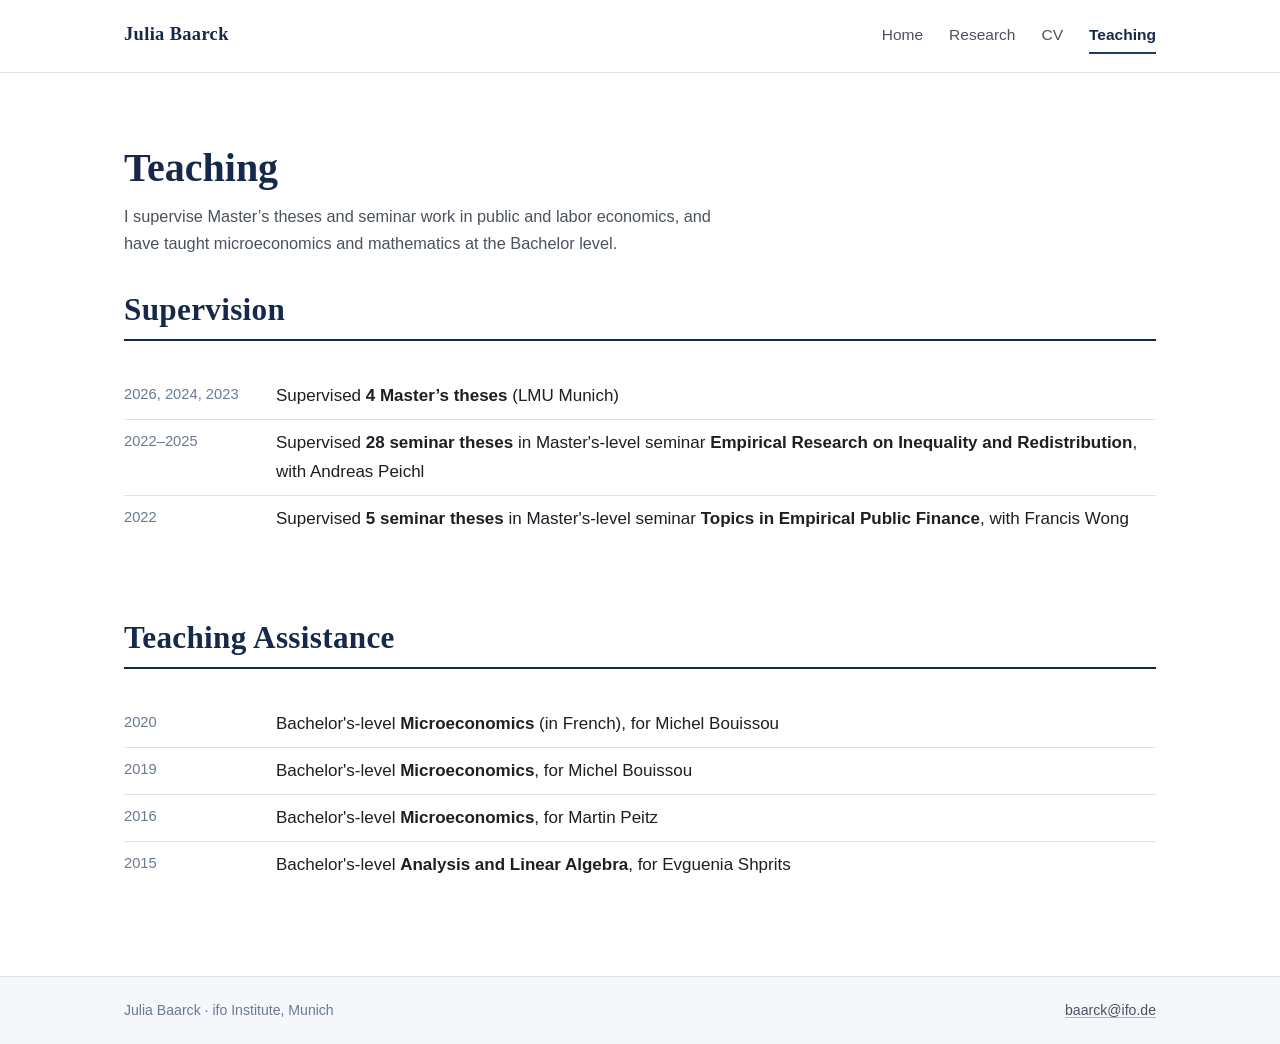
<file: teaching.html>
<!DOCTYPE html>
<html lang="en">
<head>
<meta charset="utf-8">
<meta name="viewport" content="width=device-width, initial-scale=1">
<title>Teaching | Julia Baarck</title>
<meta name="description" content="Teaching and thesis supervision by Julia Baarck, PhD candidate in economics at the ifo Institute and LMU Munich.">
<link rel="canonical" href="https://juliabaarck.github.io/teaching.html">
<meta property="og:type" content="website">
<meta property="og:title" content="Teaching | Julia Baarck">
<meta property="og:description" content="Thesis supervision, seminar teaching and teaching assistance.">
<meta property="og:url" content="https://juliabaarck.github.io/teaching.html">
<meta property="og:image" content="https://juliabaarck.github.io/assets/img/julia-baarck.jpg">
<meta name="twitter:card" content="summary">
<link rel="stylesheet" href="assets/css/style.css">
</head>
<body>

<a class="skip-link" href="#main">Skip to content</a>

<header class="site-header">
  <div class="wrap">
    <a class="site-title" href="index.html">Julia Baarck</a>
    <nav class="site-nav" aria-label="Main">
      <a href="index.html">Home</a>
      <a href="research.html">Research</a>
      <a href="cv.html">CV</a>
      <a href="teaching.html" aria-current="page">Teaching</a>
    </nav>
  </div>
</header>

<main id="main">
<div class="wrap">

  <h1 class="page-title">Teaching</h1>
  <p class="lede">
    I supervise Master&rsquo;s theses and seminar work in public and labor economics, and have
    taught microeconomics and mathematics at the Bachelor level.
  </p>

  <section class="section" aria-labelledby="supervision">
    <h2 id="supervision">Supervision</h2>
    <ul class="fact-list">
      <li>
        <span class="when">2026, 2024, 2023</span>
        <span class="what">
          Supervised <strong>4 Master&rsquo;s theses</strong> (LMU Munich)
        </span>
      </li>
      <li>
        <span class="when">2022&ndash;2025</span>
        <span class="what">
          Supervised <strong>28 seminar theses</strong> in Master's-level seminar <strong>Empirical Research on Inequality and Redistribution</strong>, with Andreas Peichl
        </span>
      </li>
      <li>
        <span class="when">2022</span>
        <span class="what">
          Supervised <strong>5 seminar theses</strong> in Master's-level seminar <strong>Topics in Empirical Public Finance</strong>, with Francis Wong
        </span>
      </li>
    </ul>
  </section>

  <section class="section" aria-labelledby="teaching-assistance">
    <h2 id="teaching-assistance">Teaching Assistance</h2>
    <ul class="fact-list">
      <li>
        <span class="when">2020</span>
        <span class="what">
          Bachelor's-level <strong>Microeconomics</strong> (in French), for Michel Bouissou 
        </span>
      </li>
      <li>
        <span class="when">2019</span>
        <span class="what">
          Bachelor's-level <strong>Microeconomics</strong>, for Michel Bouissou  
        </span>
      </li>
      <li>
        <span class="when">2016</span>
        <span class="what">
          Bachelor's-level <strong>Microeconomics</strong>, for Martin Peitz 
        </span>
      </li>
      <li>
        <span class="when">2015</span>
        <span class="what">
          Bachelor's-level <strong>Analysis and Linear Algebra</strong>, for Evguenia Shprits
        </span>
      </li>
    </ul>
  </section>

</div>
</main>

<footer class="site-footer">
  <div class="wrap">
    <span>Julia Baarck &middot; ifo Institute, Munich</span>
    <span><a href="mailto:baarck@ifo.de">baarck@ifo.de</a></span>
  </div>
</footer>

</body>
</html>
</file>
<file: assets/css/style.css>
/* ==========================================================================
   juliabaarck.github.io -- the site's only stylesheet.

   Deliberately dependency-free: no framework, no external fonts, no JS.
   Sections below, in order:
     1. Tokens          5. Home page
     2. Base            6. Research page
     3. Layout          7. CV page
     4. Header / nav    8. Footer
     9. Responsive
   ========================================================================== */

/* 1. Tokens ---------------------------------------------------------------- */

:root {
  /* Navy is lifted from Julia's own Stata figures so the charts sit naturally
     inside the page rather than fighting it. Crimson matches their zero-lines
     and is used only for the job-market flag. */
  --navy: #1f3b63;
  --navy-dark: #16294a;
  --crimson: #a4243b;

  --ink: #1c1f23;
  --ink-soft: #4a5260;
  --ink-faint: #6b7a90;

  --page: #ffffff;
  --tint: #f5f7fa;
  --rule: #dde3ec;

  --serif: "Iowan Old Style", "Palatino Linotype", Palatino, "Book Antiqua",
    Georgia, "Times New Roman", serif;
  --sans: -apple-system, BlinkMacSystemFont, "Segoe UI", Roboto, "Helvetica Neue",
    Arial, sans-serif;

  --measure: 1080px;   /* main content column */
  --gutter: 24px;
}

/* 2. Base ------------------------------------------------------------------ */

*,
*::before,
*::after { box-sizing: border-box; }

html { -webkit-text-size-adjust: 100%; }

body {
  margin: 0;
  background: var(--page);
  color: var(--ink);
  font-family: var(--sans);
  font-size: 17px;
  line-height: 1.65;
  text-rendering: optimizeLegibility;
  -webkit-font-smoothing: antialiased;
}

h1, h2, h3, h4 {
  font-family: var(--serif);
  font-weight: 600;
  line-height: 1.25;
  color: var(--navy-dark);
  margin: 0 0 0.5em;
}

p { margin: 0 0 1em; }
p:last-child { margin-bottom: 0; }

a {
  color: var(--navy);
  text-decoration-color: rgba(31, 59, 99, 0.35);
  text-underline-offset: 2px;
}
a:hover { color: var(--crimson); text-decoration-color: currentColor; }

a:focus-visible,
.button:focus-visible {
  outline: 2px solid var(--crimson);
  outline-offset: 2px;
  border-radius: 2px;
}

img { max-width: 100%; height: auto; display: block; }

/* Screen-reader-only text (skip link, icon labels). */
.visually-hidden {
  position: absolute;
  width: 1px; height: 1px;
  padding: 0; margin: -1px;
  overflow: hidden;
  clip: rect(0 0 0 0);
  white-space: nowrap;
  border: 0;
}

.skip-link {
  position: absolute;
  left: -9999px;
  top: 0;
  z-index: 10;
  background: var(--navy);
  color: #fff;
  padding: 10px 16px;
  text-decoration: none;
}
.skip-link:focus { left: 8px; top: 8px; color: #fff; }

/* 3. Layout ---------------------------------------------------------------- */

.wrap {
  max-width: var(--measure);
  margin: 0 auto;
  padding: 0 var(--gutter);
}

main { padding: 40px 0 8px; }

.section { margin: 0 0 76px; }
.section:last-of-type { margin-bottom: 24px; }

/* Section headings sit on a rule -- the standard academic-page look, done with
   a border rather than a decorative element. Clearly larger than the paper
   titles (h3) so the sections read as separate blocks. */
.section > h2 {
  font-size: 1.95rem;
  letter-spacing: 0.01em;
  padding-bottom: 10px;
  margin-bottom: 32px;
  border-bottom: 2px solid var(--navy-dark);
}

/* 4. Header / nav ---------------------------------------------------------- */

.site-header {
  border-bottom: 1px solid var(--rule);
  background: var(--page);
}

.site-header .wrap {
  display: flex;
  flex-wrap: wrap;
  align-items: baseline;
  justify-content: space-between;
  gap: 6px 28px;
  padding-top: 18px;
  padding-bottom: 18px;
}

.site-title {
  font-family: var(--serif);
  font-size: 1.15rem;
  font-weight: 600;
  color: var(--navy-dark);
  text-decoration: none;
  letter-spacing: 0.02em;
  white-space: nowrap;
}
.site-title:hover { color: var(--crimson); }

.site-nav {
  display: flex;
  flex-wrap: wrap;
  gap: 4px 26px;
}

.site-nav a {
  font-size: 0.97rem;
  text-decoration: none;
  color: var(--ink-soft);
  padding: 4px 0;
  border-bottom: 2px solid transparent;
}
.site-nav a:hover { color: var(--navy); }

.site-nav a[aria-current="page"] {
  color: var(--navy-dark);
  font-weight: 600;
  border-bottom-color: var(--navy);
}

/* 5. Home page ------------------------------------------------------------- */

.masthead {
  text-align: center;
  padding: 46px 0 30px;
}

.masthead h1 {
  font-size: clamp(2.4rem, 6vw, 3.5rem);
  letter-spacing: 0.035em;
  margin-bottom: 10px;
}

.masthead .role {
  font-size: 1.08rem;
  color: var(--ink-soft);
  margin: 0;
}

.masthead .job-market {
  margin: 12px 0 0;
  font-size: 1.08rem;
  color: var(--crimson);
  font-weight: 600;
}

/* Photo left, text right -- collapses to a single column on narrow screens. */
.intro {
  display: grid;
  grid-template-columns: 280px 1fr;
  gap: 44px;
  align-items: start;
  padding-bottom: 8px;
}

.intro-aside { position: sticky; top: 24px; }

.portrait {
  width: 100%;
  border-radius: 3px;
  border: 1px solid var(--rule);
}

.contact {
  margin-top: 20px;
  font-size: 0.95rem;
  line-height: 1.55;
  color: var(--ink-soft);
}
.contact p { margin-bottom: 0.7em; }
.contact .label {
  display: block;
  font-size: 0.75rem;
  text-transform: uppercase;
  letter-spacing: 0.09em;
  color: var(--ink-faint);
  margin-bottom: 1px;
}

/* Plain profile links under the address -- deliberately not buttons, so they
   don't compete with the navigation at the top of the page. */
.profile-links {
  display: flex;
  flex-wrap: wrap;
  gap: 4px 14px;
  margin-top: 14px;
  padding-top: 12px;
  border-top: 1px solid var(--rule);
}

.button {
  display: inline-block;
  text-align: center;
  padding: 11px 18px;
  border-radius: 3px;
  font-size: 0.95rem;
  font-weight: 600;
  text-decoration: none;
  border: 1px solid var(--navy);
  color: var(--navy);
  background: transparent;
  transition: background-color 0.15s ease, color 0.15s ease;
}
.button:hover { background: var(--navy); color: #fff; }

.button--solid { background: var(--navy); color: #fff; }
.button--solid:hover { background: var(--navy-dark); border-color: var(--navy-dark); color: #fff; }

.intro-body > h2 {
  font-size: 1.3rem;
  margin-top: 34px;
}
.intro-body > h2:first-child { margin-top: 0; }

/* Research-interest chips. */
.interests {
  list-style: none;
  display: flex;
  flex-wrap: wrap;
  gap: 8px;
  margin: 0 0 4px;
  padding: 0;
}
.interests li {
  background: var(--tint);
  border: 1px solid var(--rule);
  border-radius: 999px;
  padding: 5px 14px;
  font-size: 0.9rem;
  color: var(--ink-soft);
}

/* The job-market paper callout on the home page. */
.jmp-card {
  border-left: 3px solid var(--navy);
  background: var(--tint);
  padding: 18px 22px;
  border-radius: 0 3px 3px 0;
}
.jmp-card .title {
  font-family: var(--serif);
  font-size: 1.13rem;
  font-weight: 600;
  color: var(--navy-dark);
  display: block;
  line-height: 1.35;
  margin-bottom: 10px;
  text-decoration: none;
}
.jmp-card .title:hover { color: var(--crimson); text-decoration: underline; }
.jmp-card p {
  font-size: 0.95rem;
  color: var(--ink-soft);
  margin: 0;
}
.jmp-card p + p { margin-top: 0.7em; }

.fact-list {
  list-style: none;
  margin: 0;
  padding: 0;
}
.fact-list li {
  padding: 9px 0;
  border-bottom: 1px solid var(--rule);
  display: flex;
  flex-wrap: wrap;
  gap: 4px 16px;
}
.fact-list li:last-child { border-bottom: 0; }
.fact-list .when {
  /* Wide enough for the longest entry ("2016, 2019, 2020") to stay on one line. */
  flex: 0 0 136px;
  color: var(--ink-faint);
  font-size: 0.92rem;
  font-variant-numeric: tabular-nums;
}
.fact-list .what { flex: 1 1 260px; }

/* 6. Research page --------------------------------------------------------- */

.paper {
  display: grid;
  grid-template-columns: 1fr 360px;
  gap: 38px;
  align-items: start;
  padding-bottom: 34px;
  margin-bottom: 34px;
  border-bottom: 1px solid var(--rule);
}

/* Entries with no figure simply span the full width -- no empty column. */
.paper--nofigure { grid-template-columns: 1fr; }

.section .paper:last-child { border-bottom: 0; margin-bottom: 0; padding-bottom: 6px; }

.paper h3 {
  font-size: 1.15rem;
  margin-bottom: 6px;
}
.paper h3 a { text-decoration: none; }

.paper .authors {
  color: var(--ink-soft);
  font-size: 0.97rem;
  margin-bottom: 8px;
}

.paper .status {
  font-size: 0.9rem;
  font-style: italic;
  color: var(--ink-faint);
  margin-bottom: 12px;
}

/* Accepted / R&R badges read at a glance in a long list. */
.badge {
  display: inline-block;
  font-style: normal;
  font-size: 0.76rem;
  font-weight: 700;
  letter-spacing: 0.06em;
  text-transform: uppercase;
  padding: 3px 9px;
  border-radius: 3px;
  background: rgba(31, 59, 99, 0.08);
  color: var(--navy);
  margin-right: 8px;
  vertical-align: 1px;
}
.abstract {
  font-size: 0.97rem;
  color: var(--ink-soft);
  margin-bottom: 14px;
}

.paper-links {
  display: flex;
  flex-wrap: wrap;
  gap: 8px 10px;
  margin: 0;
  padding: 0;
  list-style: none;
}
.paper-links a {
  display: inline-block;
  font-size: 0.87rem;
  font-weight: 600;
  text-decoration: none;
  padding: 5px 13px;
  border: 1px solid var(--rule);
  border-radius: 3px;
  color: var(--navy);
  background: var(--page);
}
.paper-links a:hover {
  background: var(--navy);
  border-color: var(--navy);
  color: #fff;
}

/* Press pickup, listed under a paper's own links. Deliberately lighter than
   .paper-links so the paper itself stays the primary call to action. */
.media {
  display: flex;
  flex-wrap: wrap;
  align-items: baseline;
  gap: 4px 14px;
  margin: 12px 0 0;
  font-size: 0.89rem;
}
.media-label {
  font-size: 0.72rem;
  text-transform: uppercase;
  letter-spacing: 0.1em;
  color: var(--ink-faint);
}
.media a { color: var(--ink-soft); }
.media a:hover { color: var(--crimson); }

.compact-list .media { margin-top: 8px; }

.paper-figure { margin: 0; }
.paper-figure img {
  width: 100%;
  border: 1px solid var(--rule);
  border-radius: 3px;
  background: #fff;
}
.paper-figure figcaption {
  font-size: 0.82rem;
  color: var(--ink-faint);
  margin-top: 8px;
  line-height: 1.45;
}
/* Multi-panel figures: a title over the whole figure, a label over each panel. */
.paper-figure .figure-title {
  font-size: 0.88rem;
  font-weight: 600;
  color: var(--ink-soft);
  margin: 0 0 8px;
  line-height: 1.4;
}
.paper-figure .panel-label {
  font-size: 0.8rem;
  color: var(--ink-faint);
  margin: 10px 0 4px;
}
.paper-figure .figure-title + .panel-label { margin-top: 0; }

/* Policy work and other compact lists. */
.compact-list { list-style: none; margin: 0; padding: 0; }
.compact-list > li {
  padding: 14px 0;
  border-bottom: 1px solid var(--rule);
}
.compact-list > li:last-child { border-bottom: 0; }
.compact-list .title {
  font-family: var(--serif);
  font-size: 1.05rem;
  font-weight: 600;
  color: var(--navy-dark);
  display: block;
  margin-bottom: 3px;
  line-height: 1.35;
}
.compact-list .meta {
  font-size: 0.92rem;
  color: var(--ink-soft);
}

/* Short lead-in sentence under a section heading, above a list. */
.section-intro {
  color: var(--ink-soft);
  max-width: 68ch;
  margin-bottom: 18px;
}

.lede {
  font-size: 1.02rem;
  color: var(--ink-soft);
  max-width: 68ch;
  margin-bottom: 34px;
}

.page-title {
  font-size: clamp(1.9rem, 4.5vw, 2.5rem);
  margin: 30px 0 10px;
}

/* 7. CV page --------------------------------------------------------------- */

.cv-actions {
  display: flex;
  flex-wrap: wrap;
  align-items: center;
  gap: 14px 18px;
  margin-bottom: 34px;
}
.cv-actions .button { padding: 12px 24px; }
.cv-actions .updated {
  font-size: 0.9rem;
  color: var(--ink-faint);
}

/* Page images rather than an embedded PDF viewer: they paint immediately and
   behave the same in every browser. */
.cv-pages {
  display: flex;
  flex-direction: column;
  gap: 24px;
  margin: 0 0 8px;
  max-width: 860px;
}
.cv-pages a { display: block; }
.cv-pages img {
  width: 100%;
  border: 1px solid var(--rule);
  border-radius: 3px;
  box-shadow: 0 1px 4px rgba(28, 31, 35, 0.07);
}
.cv-pages a:hover img { border-color: var(--navy); }

.cv-hint {
  margin-top: 14px;
  font-size: 0.88rem;
  color: var(--ink-faint);
}

/* 8. Footer ---------------------------------------------------------------- */

.site-footer {
  margin-top: 56px;
  border-top: 1px solid var(--rule);
  background: var(--tint);
}
.site-footer .wrap {
  display: flex;
  flex-wrap: wrap;
  justify-content: space-between;
  gap: 6px 24px;
  padding-top: 22px;
  padding-bottom: 22px;
  font-size: 0.88rem;
  color: var(--ink-faint);
}
.site-footer a { color: var(--ink-soft); }

/* 9. Responsive ------------------------------------------------------------ */

@media (max-width: 900px) {
  .paper { grid-template-columns: 1fr 300px; gap: 30px; }
  .intro { grid-template-columns: 240px 1fr; gap: 34px; }
}

@media (max-width: 760px) {
  body { font-size: 16px; }
  main { padding-top: 26px; }
  .masthead { padding: 32px 0 24px; }

  .intro { grid-template-columns: 1fr; gap: 28px; }
  .intro-aside {
    position: static;
    max-width: 260px;
    margin: 0 auto;
    text-align: center;
  }
  .contact .label { justify-content: center; }

  /* Figure moves below the text on narrow screens, matching reading order. */
  .paper { grid-template-columns: 1fr; gap: 22px; }
  .paper-figure { max-width: 460px; }

  .section { margin-bottom: 40px; }
  .fact-list .when { flex-basis: 100%; }
}

@media (max-width: 420px) {
  :root { --gutter: 18px; }
  .site-header .wrap { flex-direction: column; align-items: flex-start; }
  .site-nav { gap: 4px 18px; }
}

/* Printing the CV page or research list should not waste ink on chrome. */
@media print {
  .site-header, .site-footer, .cv-actions, .skip-link { display: none; }
  body { font-size: 11pt; }
  .paper { break-inside: avoid; border-bottom: 0; }
  a { text-decoration: none; color: var(--ink); }
}
</file>
